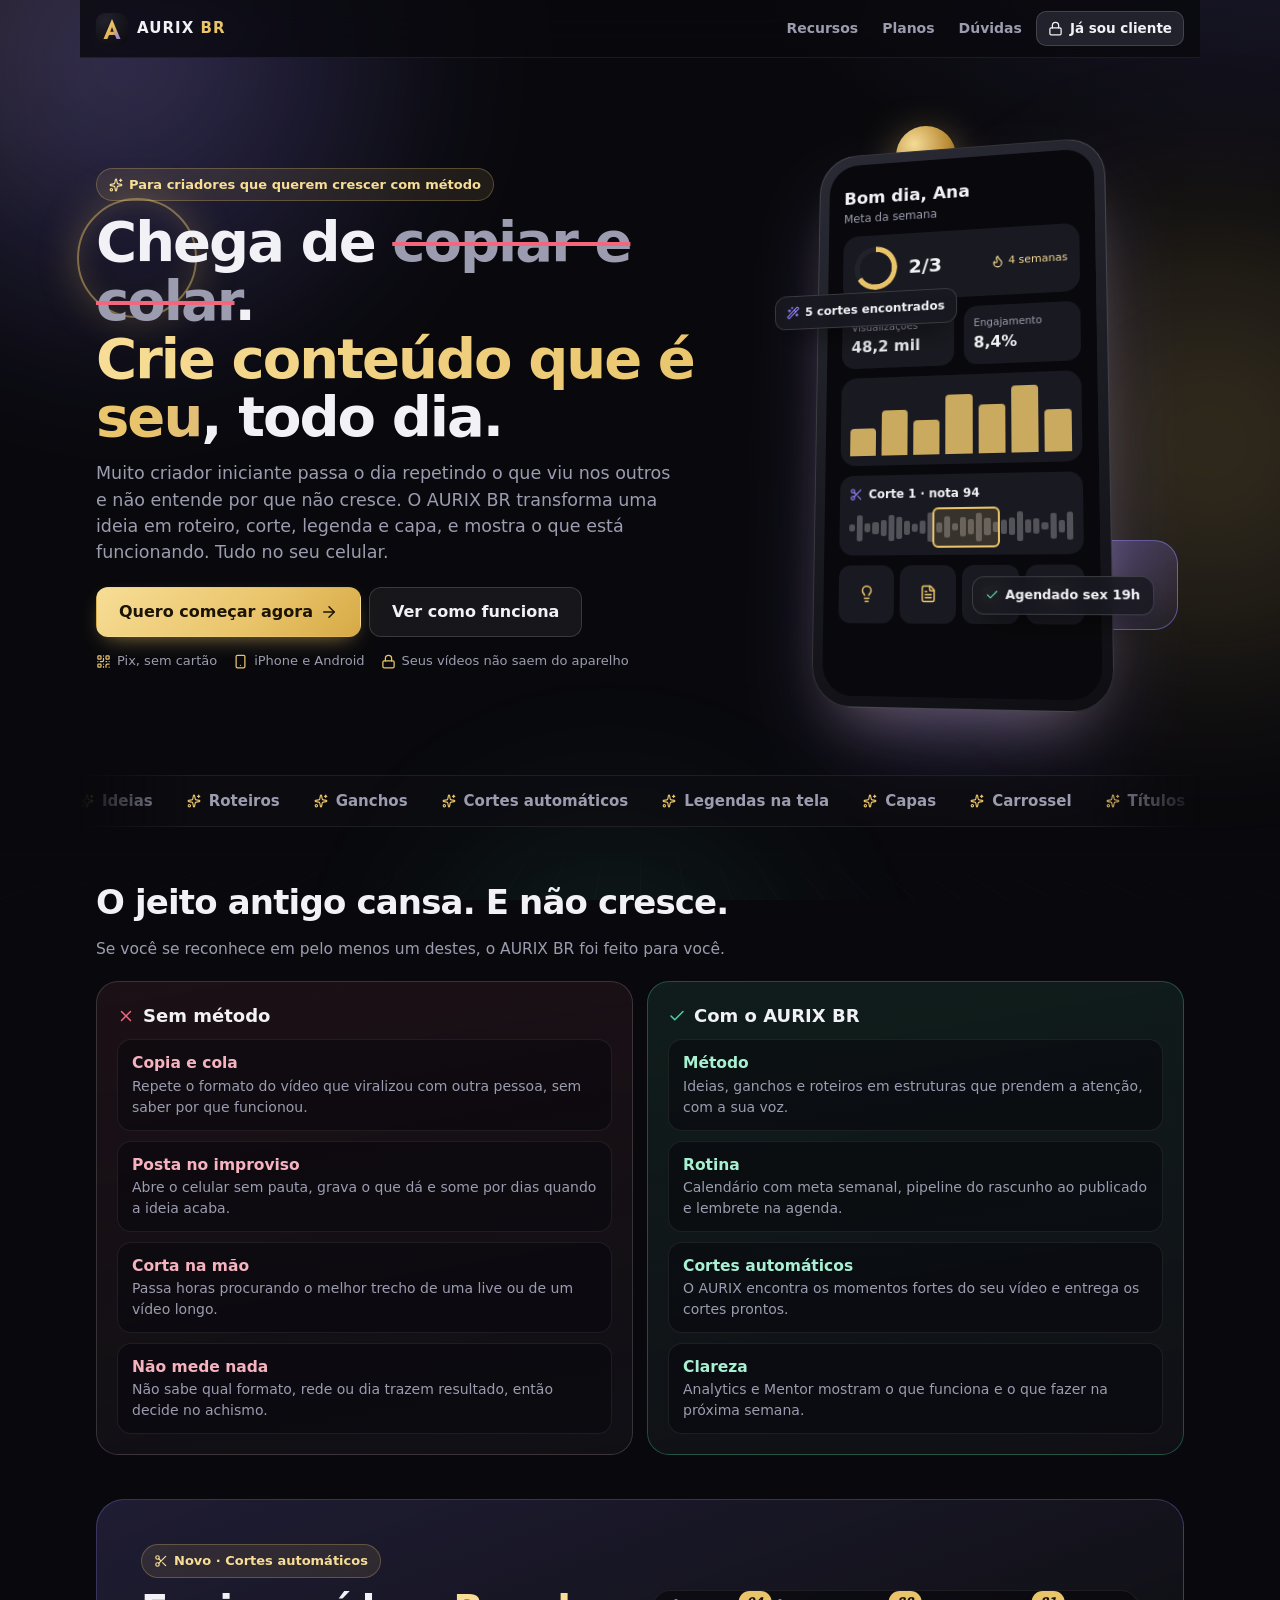
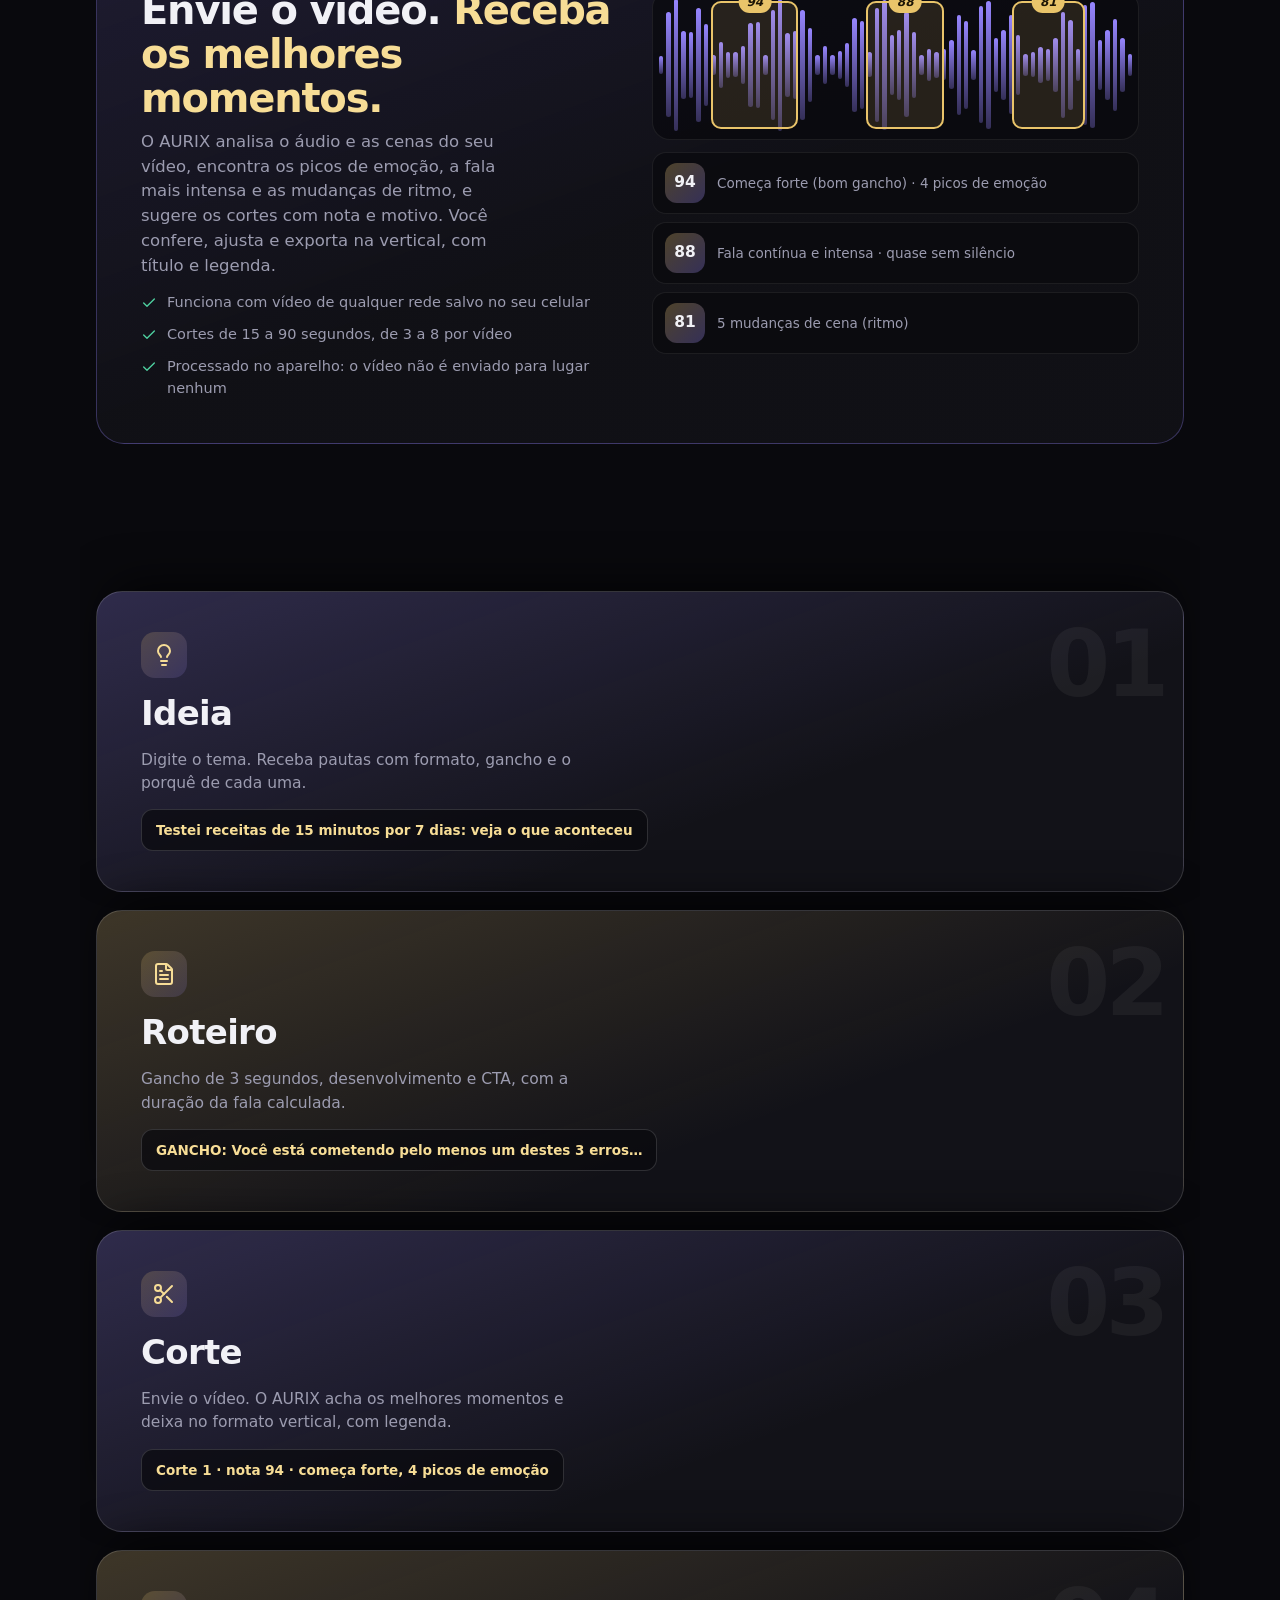
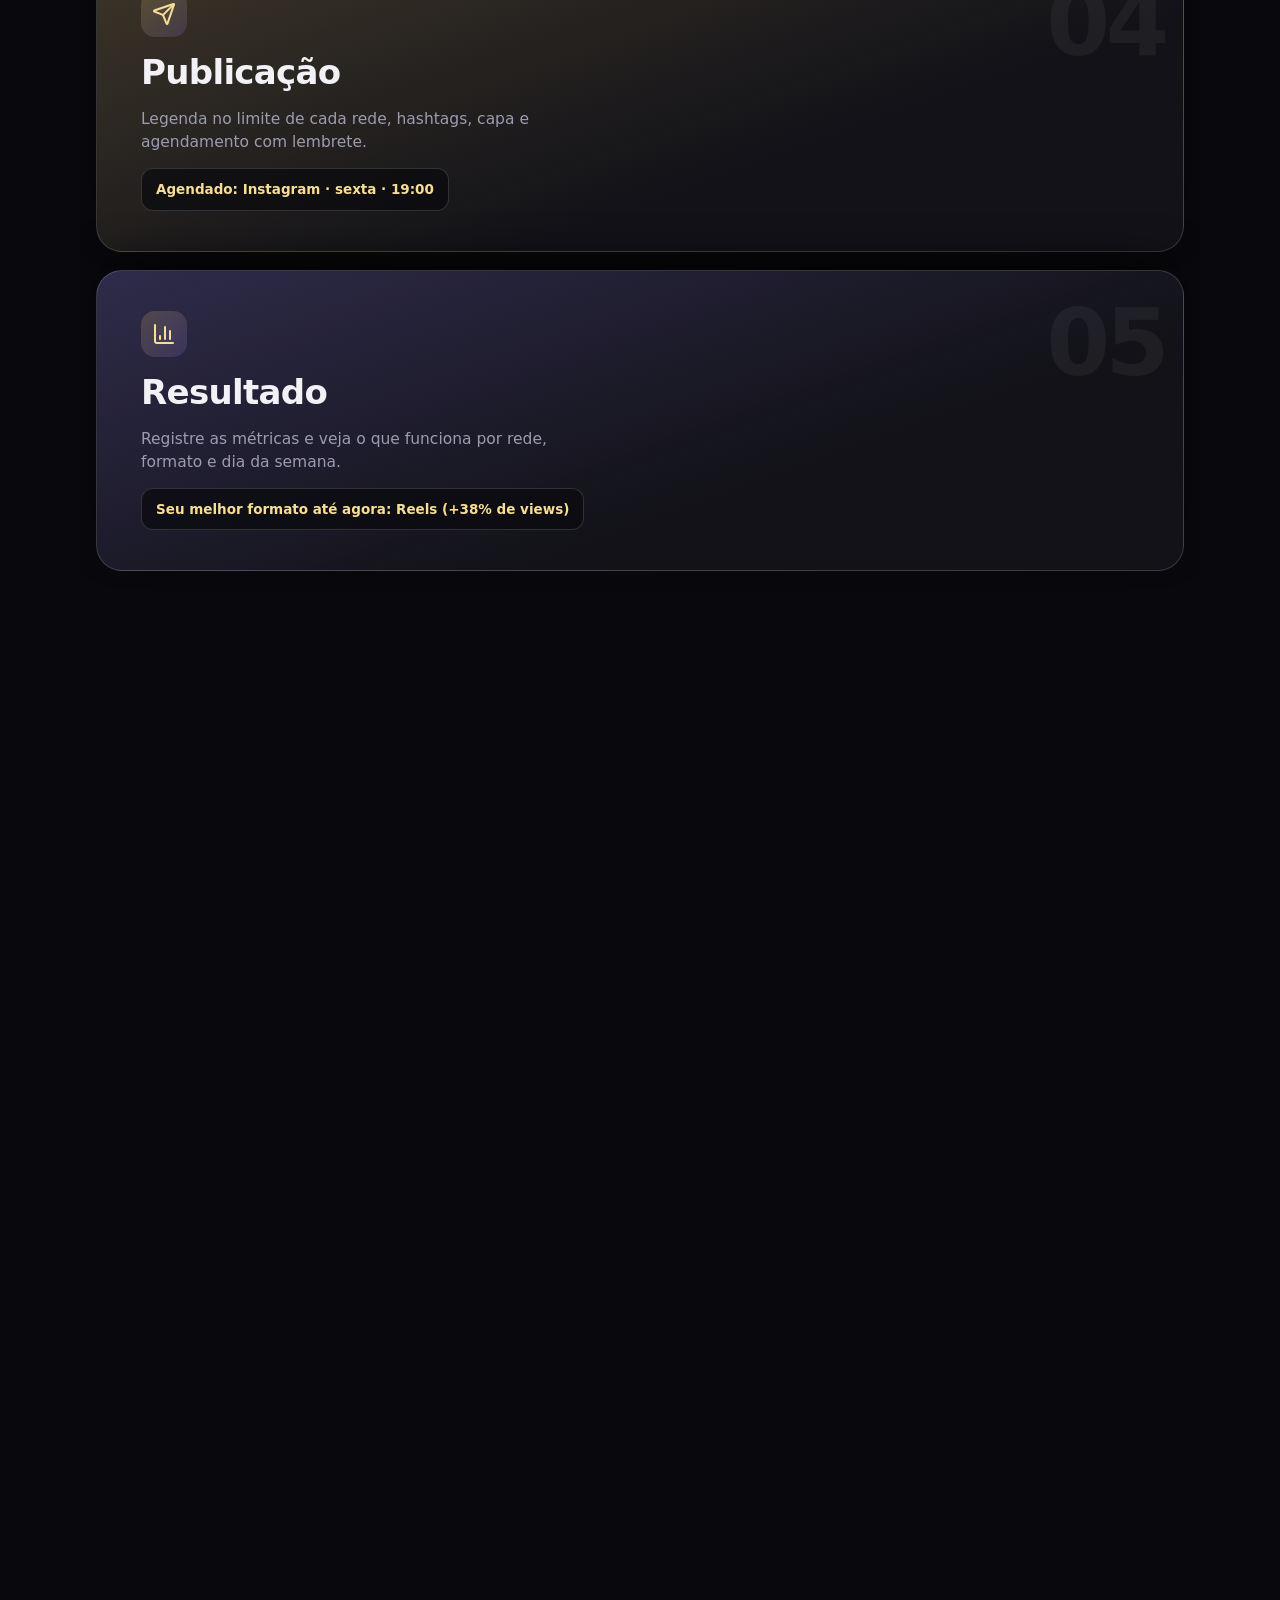
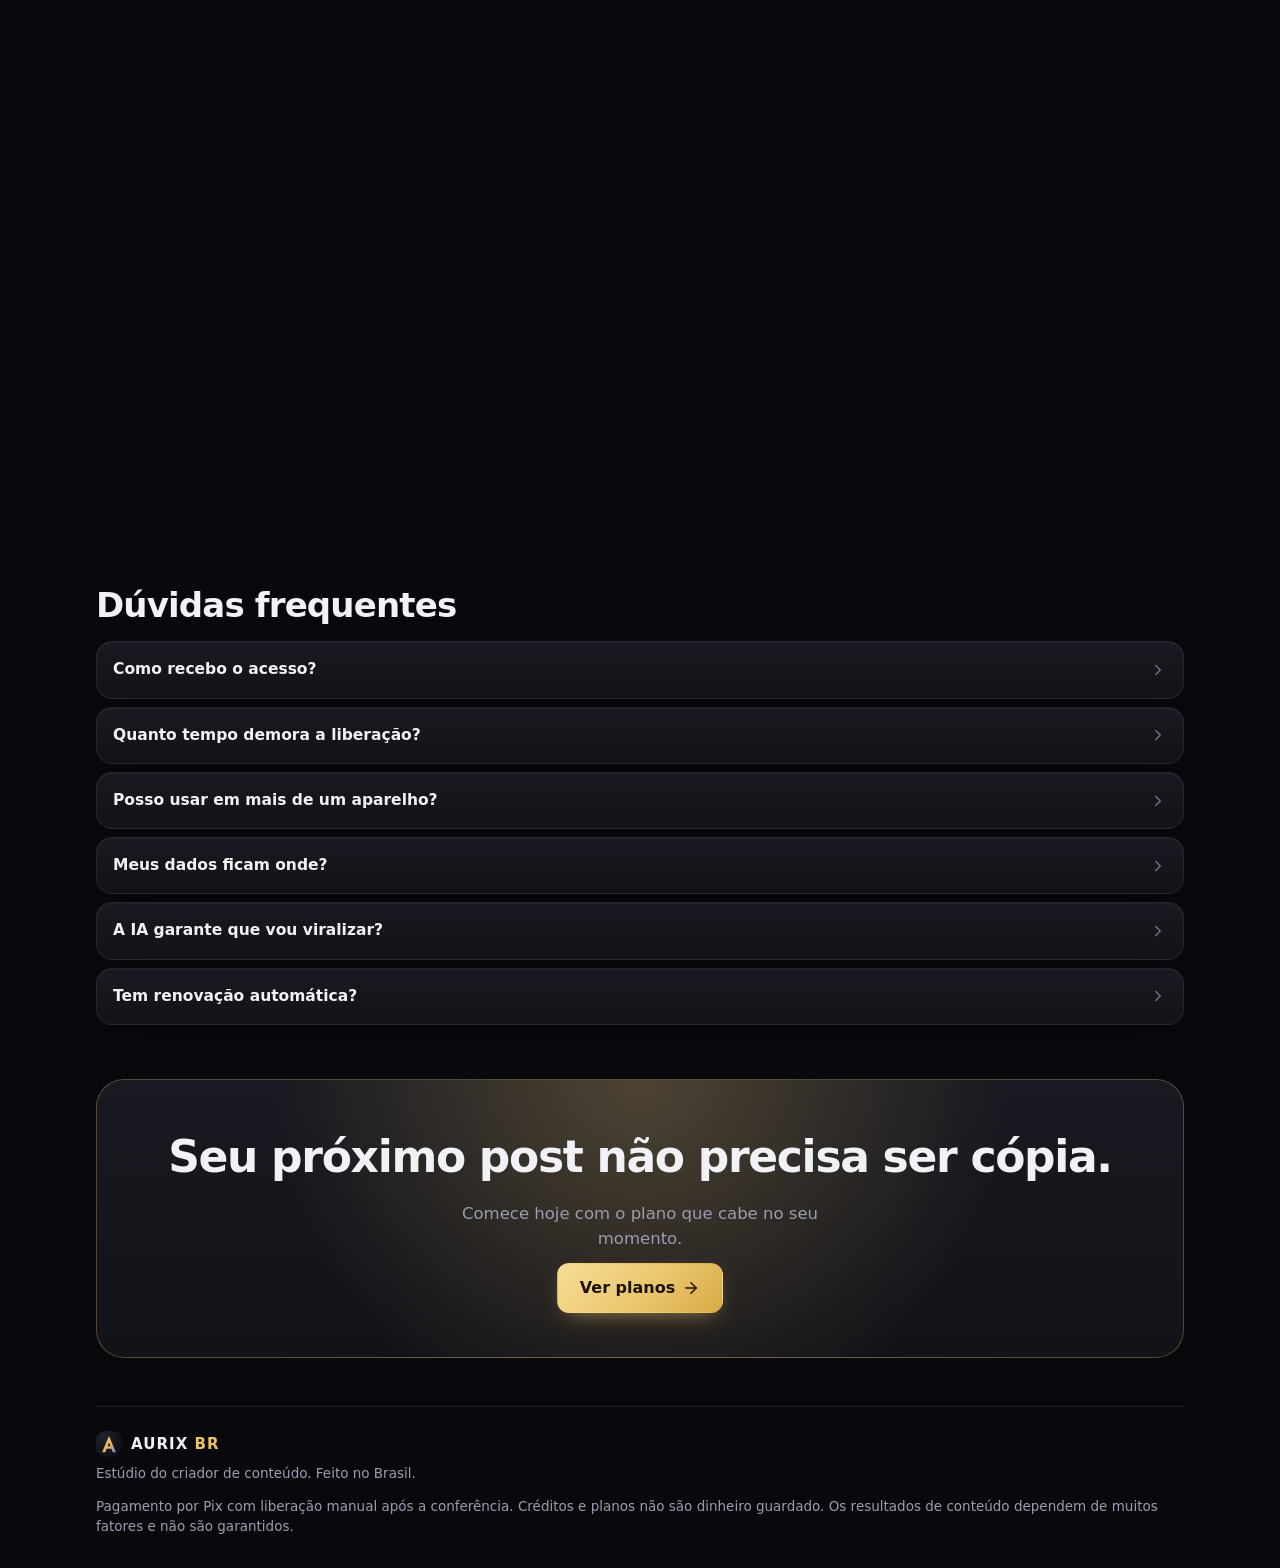
<file: index.html>
<!doctype html>
<html lang="pt-BR">
<head>
<meta charset="utf-8">
<meta name="viewport" content="width=device-width, initial-scale=1, viewport-fit=cover">
<title>AURIX BR — estúdio do criador</title>
<meta name="description" content="Planeje, crie, edite e acompanhe seu conteúdo em um só lugar. Gratuito, em português e direto no seu celular.">
<meta name="theme-color" content="#0b0b0f">
<meta name="apple-mobile-web-app-capable" content="yes">
<meta name="mobile-web-app-capable" content="yes">
<meta name="apple-mobile-web-app-status-bar-style" content="black-translucent">
<meta name="apple-mobile-web-app-title" content="AURIX BR">
<meta property="og:title" content="AURIX BR — estúdio do criador">
<meta property="og:description" content="Planeje, crie, edite e acompanhe seu conteúdo em um só lugar. Gratuito e direto no celular.">
<link rel="icon" href="icon.svg" type="image/svg+xml">
<link rel="apple-touch-icon" href="icon-180.png">
<link rel="manifest" href="manifest.webmanifest">
<link rel="stylesheet" href="assets/app.css?v=202611161004">
</head>
<body>
<div id="app"><div class="boot"><img src="icon.svg" width="56" height="56" alt=""><span>AURIX <b>BR</b></span></div></div>
<div id="camadas"></div>
<noscript><p style="padding:24px;color:#fff">O AURIX BR precisa de JavaScript ativado para funcionar.</p></noscript>
<script>window.AURIX_VERSION='202611161004';</script>
<script type="module" src="assets/app.js?v=202611161004"></script>
</body>
</html>
</file>
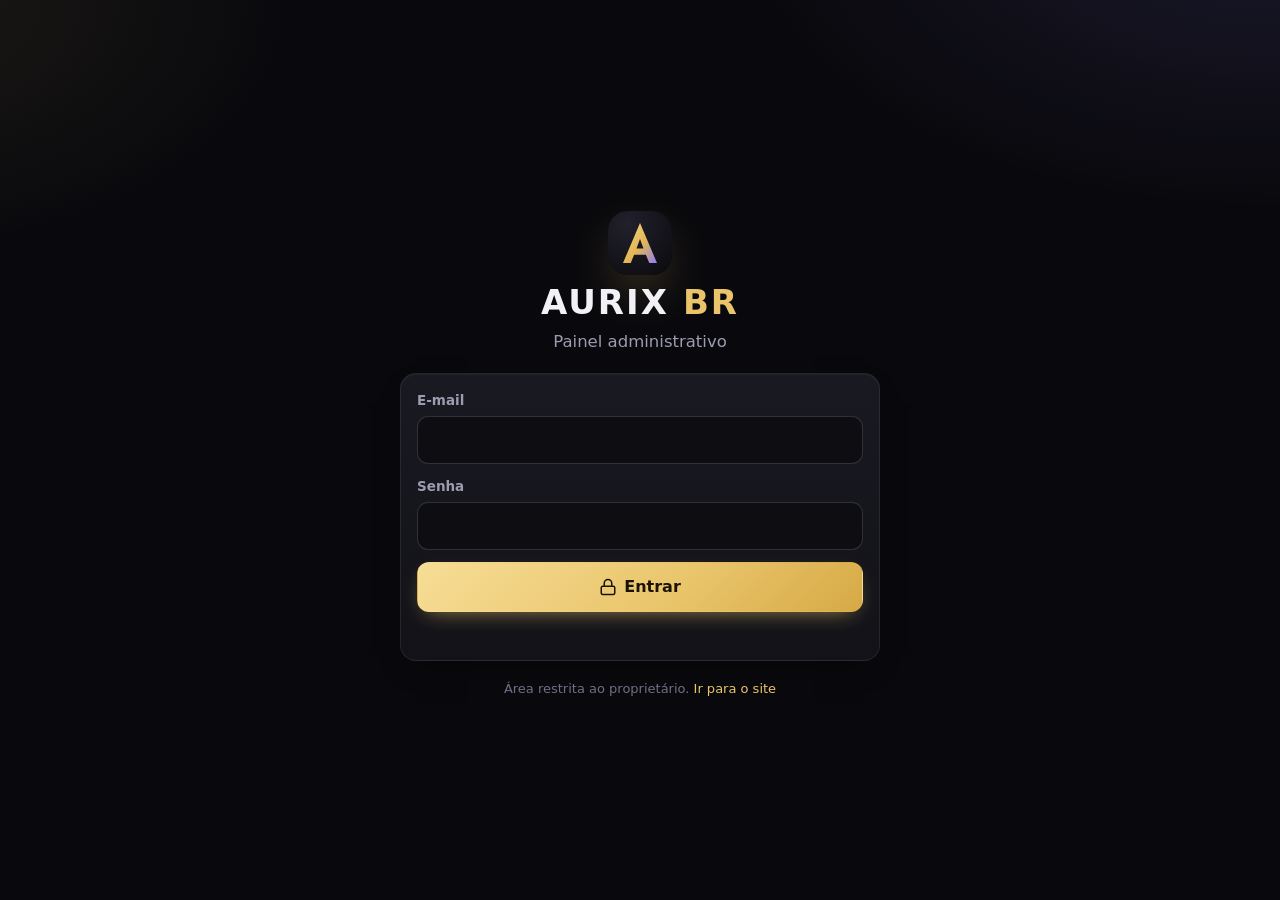
<file: admin/index.html>
<!doctype html>
<html lang="pt-BR">
<head>
<meta charset="utf-8">
<meta name="viewport" content="width=device-width, initial-scale=1, viewport-fit=cover">
<title>AURIX BR — Painel admin</title>
<meta name="robots" content="noindex, nofollow">
<meta name="theme-color" content="#0b0b0f">
<meta name="apple-mobile-web-app-capable" content="yes">
<meta name="apple-mobile-web-app-status-bar-style" content="black-translucent">
<meta name="apple-mobile-web-app-title" content="AURIX Admin">
<link rel="icon" href="../icon.svg" type="image/svg+xml">
<link rel="apple-touch-icon" href="../icon-180.png">
<link rel="stylesheet" href="../assets/app.css?v=202611161004">
</head>
<body class="admin">
<div id="app"><div class="boot"><img src="../icon.svg" width="56" height="56" alt=""><span>AURIX <b>BR</b></span></div></div>
<div id="camadas"></div>
<script type="module" src="admin.js?v=202611161004"></script>
</body>
</html>
</file>
<file: assets/app.css>
:root{--bg: #09090d;--s1: #121218;--s2: #191921;--s3: #22222d;--linha: rgba(255,255,255,.075);--linha2: rgba(255,255,255,.15);--txt: #f1f1f6;--mut: #9c9cb0;--mut2: #6f6f84;--ouro: #e9c46a;--ouro2: #f7dd96;--ouro-tinta: #1b1405;--vio: #9685ff;--ok: #4fd1a1;--aviso: #f2b155;--ruim: #f2667e;--azul: #5aa7ff;--r: 16px;--r2: 12px;--sb: env(safe-area-inset-bottom, 0px);--st: env(safe-area-inset-top, 0px);--sombra: 0 1px 0 rgba(255,255,255,.04) inset, 0 12px 32px -18px rgba(0,0,0,.8);color-scheme:dark}*{box-sizing:border-box;-webkit-tap-highlight-color:transparent}html{-webkit-text-size-adjust:100%}body{margin:0;background:var(--bg);color:var(--txt);font:15.5px/1.5 system-ui,-apple-system,Segoe UI,Roboto,sans-serif;-webkit-font-smoothing:antialiased;overscroll-behavior-y:none;background-image:radial-gradient(900px 500px at 100% -10%,rgba(150,133,255,.13),transparent 60%),radial-gradient(700px 420px at -10% 0%,rgba(233,196,106,.09),transparent 60%);background-attachment:fixed}body.sem-rolagem{overflow:hidden}a{color:var(--ouro);text-decoration:none}h1{font-size:26px;line-height:1.15;letter-spacing:-.02em;margin:0;font-weight:750}h2{font-size:17px;letter-spacing:-.01em;margin:0;font-weight:700}h3{font-size:16px;margin:0}p{margin:0}button,input,select,textarea{font:inherit;color:inherit}button{cursor:pointer}.ic{flex:none;vertical-align:-3px}.suave{color:var(--mut)}.pequeno{font-size:13px}.mono{font-variant-numeric:tabular-nums}.sobre{color:var(--mut);font-size:13px;margin-bottom:2px}.sobre:first-letter,.cal-nav h2:first-letter{text-transform:uppercase}[hidden]{display:none!important}@media(max-width:999px){.so-desk{display:none!important}}:focus-visible{outline:2px solid var(--vio);outline-offset:2px;border-radius:8px}.boot{min-height:100dvh;display:grid;place-content:center;justify-items:center;gap:12px;font-weight:800;letter-spacing:.08em;font-size:20px}.boot b,.marca b{color:var(--ouro)}.boot img{border-radius:14px}.lateral{display:none}.marca{display:flex;align-items:center;gap:9px;color:var(--txt);font-weight:800;letter-spacing:.07em;font-size:15px}.marca img{border-radius:9px}.topo{position:sticky;top:0;z-index:20;display:flex;align-items:center;gap:6px;padding:calc(8px + var(--st)) 14px 8px;background:#09090dc7;backdrop-filter:saturate(160%) blur(16px);-webkit-backdrop-filter:saturate(160%) blur(16px);border-bottom:1px solid var(--linha)}.topo .marca{margin-right:auto}.icone-btn{position:relative;display:inline-grid;place-items:center;width:40px;height:40px;border-radius:12px;border:0;background:transparent;color:var(--txt)}.icone-btn:hover{background:var(--s2)}.icone-btn.mini{width:28px;height:28px;border-radius:8px;color:var(--mut)}.avatar{width:34px;height:34px;border-radius:50%;display:grid;place-items:center;font-weight:800;font-size:14px;color:var(--ouro-tinta);background:linear-gradient(135deg,var(--ouro2),var(--ouro))}.bolha{position:absolute;top:3px;right:2px;min-width:17px;height:17px;padding:0 4px;border-radius:9px;background:var(--ruim);color:#fff;font:700 10.5px/17px system-ui;text-align:center;font-style:normal}#tela{width:100%;max-width:1120px;margin:0 auto;padding:18px 14px calc(104px + var(--sb));min-height:70dvh}.tela{display:grid;gap:14px;animation:entra .22s ease}.tela>*{min-width:0}@keyframes entra{0%{opacity:0;transform:translateY(6px)}}@media(prefers-reduced-motion:reduce){.tela,.folha,#toast{animation:none!important;transition:none!important}}.abas-fundo{position:fixed;z-index:25;left:10px;right:10px;bottom:calc(8px + var(--sb));display:grid;grid-template-columns:repeat(5,1fr);align-items:center;padding:6px;border-radius:22px;background:#181820db;backdrop-filter:saturate(160%) blur(18px);-webkit-backdrop-filter:saturate(160%) blur(18px);border:1px solid var(--linha2);box-shadow:0 16px 40px -12px #000c}.abas-fundo a{display:grid;justify-items:center;gap:2px;padding:6px 0 4px;color:var(--mut);font-size:10.5px;font-weight:600;border-radius:14px}.abas-fundo a.ativo{color:var(--ouro)}.abas-fundo .fab{width:54px;height:54px;margin:-22px auto 0;border-radius:19px;place-content:center;color:var(--ouro-tinta)!important;background:linear-gradient(135deg,var(--ouro2),var(--ouro) 55%,#d4a743);box-shadow:0 10px 26px -6px #e9c46a8c,0 0 0 5px var(--bg)}@media(min-width:1000px){.so-mob{display:none!important}#app:not(.sem-casca){display:grid;grid-template-columns:248px minmax(0,1fr)}.topo,.abas-fundo{display:none}.lateral{display:flex;flex-direction:column;position:sticky;top:0;height:100dvh;padding:22px 14px;border-right:1px solid var(--linha);background:#0e0e13b3;overflow-y:auto}.lateral .marca{padding:0 10px 14px;font-size:17px}.lateral nav{display:grid;gap:2px}.lateral .grupo{color:var(--mut2);font-size:11px;font-weight:700;letter-spacing:.09em;text-transform:uppercase;margin:16px 10px 6px}.lateral nav a{position:relative;display:flex;align-items:center;gap:11px;padding:9px 10px;border-radius:11px;color:var(--mut);font-weight:600;font-size:14.5px}.lateral nav a:hover{color:var(--txt);background:var(--s2)}.lateral nav a.ativo{color:var(--txt);background:linear-gradient(90deg,#e9c46a29,#e9c46a08);box-shadow:inset 2px 0 0 var(--ouro)}.lateral nav a.ativo .ic{color:var(--ouro)}.lateral .bolha{position:static;margin-left:auto}.rodape-lat{margin-top:auto;padding:14px 10px 0;color:var(--mut2);font-size:12px}#tela{padding:30px 34px 60px}h1{font-size:30px}}.cab{display:flex;align-items:flex-end;justify-content:space-between;gap:12px;flex-wrap:wrap}.cab .suave{margin-top:4px;max-width:60ch}.voltar{display:inline-flex;align-items:center;gap:2px;color:var(--mut);font-weight:600;font-size:14px;margin-bottom:-6px;justify-self:start}.cartao{background:linear-gradient(180deg,var(--s2),var(--s1));border:1px solid var(--linha);border-radius:var(--r);padding:16px;box-shadow:var(--sombra);display:grid;gap:12px;align-content:start;min-width:0}.cartao.destaque{border-color:#e9c46a59;background:linear-gradient(160deg,rgba(233,196,106,.11),var(--s1) 55%)}.cartao.centro-t,.centro-t{text-align:center;justify-items:center}.cartao.centro-t .ic{color:var(--ouro)}.cartao.linha-c{grid-template-columns:auto 1fr;align-items:center;gap:16px}.grade{display:grid;gap:12px}.grade.kpis{grid-template-columns:repeat(2,minmax(0,1fr))}.grade.kpis .kpi-meta{grid-column:1 / -1}.grade.ferramentas,.grade.medidores{grid-template-columns:repeat(auto-fill,minmax(min(100%,280px),1fr))}@media(min-width:760px){.grade.duas{grid-template-columns:repeat(2,minmax(0,1fr))}.grade.kpis{grid-template-columns:1.3fr 1fr 1fr}.grade.kpis .kpi-meta{grid-column:auto}.grade.kpis.quatro{grid-template-columns:repeat(4,minmax(0,1fr))}.grade.kpis.duas-f{grid-template-columns:repeat(2,minmax(0,1fr))}}.linha-t{display:flex;align-items:center;justify-content:space-between;gap:10px;flex-wrap:wrap}.linha-t>a{font-size:13.5px;font-weight:600;display:inline-flex;align-items:center}.linha{display:grid;gap:12px;align-items:end;grid-template-columns:repeat(auto-fit,minmax(min(100%,150px),1fr))}.acoes{display:flex;gap:8px;flex-wrap:wrap;align-items:center}.acoes.fim{justify-content:flex-end}.acoes.entre{justify-content:space-between}.acoes.centro{justify-content:center}.grupo-t{color:var(--mut2);font-size:11.5px;font-weight:700;letter-spacing:.09em;text-transform:uppercase;margin:6px 2px -4px}.lista{display:grid;gap:8px}.item{display:flex;align-items:center;gap:12px;width:100%;text-align:left;padding:12px 14px;border-radius:var(--r2);border:1px solid var(--linha);background:var(--s1);color:var(--txt);min-width:0}a.item:hover,button.item:hover{border-color:var(--linha2);background:var(--s2)}.item>div:not(.data-b):not(.acoes){flex:1;min-width:0;display:grid;gap:3px}.item b{font-weight:650;overflow-wrap:anywhere}.item small{color:var(--mut);font-size:13px;display:block;overflow-wrap:anywhere}.item>.ic:last-child{color:var(--mut2)}.lista.compacta .item{background:transparent;border:0;border-bottom:1px solid var(--linha);border-radius:0;padding:10px 2px}.lista.compacta .item:last-child{border-bottom:0}.vazio{display:grid;justify-items:center;gap:6px;text-align:center;padding:26px 16px;color:var(--mut);border:1px dashed var(--linha2);border-radius:var(--r)}.vazio .ic{color:var(--mut2)}.vazio b{color:var(--txt)}.vazio p{max-width:46ch;font-size:14px}.vazio .btn,.vazio .acoes{margin-top:8px}.cartao .vazio{border:0;padding:14px 8px}.nota{display:flex;gap:9px;padding:11px 13px;border-radius:var(--r2);background:#9685ff14;border:1px solid rgba(150,133,255,.2);color:var(--mut);font-size:13px}.nota .ic{color:var(--vio);margin-top:2px}.nota b{color:var(--txt)}.alerta{display:flex;align-items:center;gap:11px;padding:11px 13px;border-radius:var(--r2);background:#f2b1551a;border:1px solid rgba(242,177,85,.3);color:var(--txt)}.alerta>div{flex:1;display:grid}.alerta span{color:var(--mut);font-size:13px}.alerta>.ic:first-child{color:var(--aviso)}.alerta.t-acao{background:#e9c46a1a;border-color:#e9c46a4d}.alerta.t-acao>.ic:first-child{color:var(--ouro)}.n-ic{flex:none;width:36px;height:36px;border-radius:11px;display:grid;place-items:center;background:var(--s3);color:var(--ouro)}.chip{display:inline-flex;align-items:center;gap:5px;padding:3px 9px;border-radius:99px;font-size:12px;font-weight:650;background:var(--s3);color:var(--mut);white-space:nowrap;border:1px solid var(--linha)}.chip button{border:0;background:none;padding:0;color:inherit;display:grid}.chips{display:flex;gap:6px;flex-wrap:wrap}.s-ideia{color:#b9b9c9}.s-roteiro{color:var(--vio)}.s-producao{color:var(--azul)}.s-aprovacao{color:var(--aviso)}.s-agendado{color:var(--ouro)}.s-publicado{color:var(--ok)}.atraso{color:var(--ruim);font-style:normal;font-weight:650}.rede-pt{display:inline-block;width:8px;height:8px;border-radius:50%;margin-right:6px;background:var(--mut);vertical-align:1px}.r-tiktok{background:#2fd9d2}.r-instagram{background:#e84c88}.r-youtube{background:#ff4a3d}.r-facebook{background:#4b8dff}.r-kwai{background:#ff8f24}.r-x{background:#d5d5de}.r-twitch{background:#a970ff}.r-pinterest{background:#c2183f}.r-linkedin{background:#2ea8f2}.form{display:grid;gap:12px}.campo{display:grid;gap:6px;font-size:13.5px;color:var(--mut);font-weight:550;min-width:0}input:not([type=checkbox]):not([type=radio]):not([type=range]):not([type=color]):not([type=file]),select,textarea{width:100%;min-width:0;padding:11px 12px;border-radius:11px;border:1px solid var(--linha2);background:#0d0d12;color:var(--txt);font-size:16px;font-weight:400;appearance:none;-webkit-appearance:none}select{background-image:url("data:image/svg+xml,%3Csvg xmlns='http://www.w3.org/2000/svg' width='16' height='16' viewBox='0 0 24 24' fill='none' stroke='%239c9cb0' stroke-width='2.4' stroke-linecap='round' stroke-linejoin='round'%3E%3Cpath d='m6 9 6 6 6-6'/%3E%3C/svg%3E");background-repeat:no-repeat;background-position:right 10px center;padding-right:32px}textarea{resize:vertical;line-height:1.5}input::placeholder,textarea::placeholder{color:var(--mut2)}input:focus,select:focus,textarea:focus{outline:0;border-color:var(--vio);box-shadow:0 0 0 3px #9685ff33}input[type=range]{width:100%;accent-color:var(--ouro);height:28px}input[type=color]{width:100%;height:44px;padding:3px;border-radius:11px;border:1px solid var(--linha2);background:#0d0d12}input[type=date],input[type=time]{min-height:46px}.check{display:flex;align-items:center;gap:10px;color:var(--txt);font-size:14.5px}.check input{width:20px;height:20px;accent-color:var(--ouro);flex:none}.btn{display:inline-flex;align-items:center;justify-content:center;gap:7px;min-height:44px;padding:10px 15px;border-radius:12px;border:1px solid var(--linha2);background:var(--s3);color:var(--txt);font-weight:650;font-size:14.5px;white-space:nowrap;transition:transform .06s,filter .15s}.btn:hover{filter:brightness(1.12)}.btn:active{transform:scale(.98)}.btn.pri{background:linear-gradient(135deg,var(--ouro2),var(--ouro) 60%,#d6a945);color:var(--ouro-tinta);border-color:transparent;box-shadow:0 8px 22px -10px #e9c46ab3}.btn.perigo{color:var(--ruim)}.btn.mini{min-height:34px;padding:6px 11px;font-size:13.5px;border-radius:10px}.btn.grande{min-height:50px;padding:12px 22px;font-size:16px}.btn.bloco{width:100%}.btn:disabled{opacity:.5;cursor:not-allowed}.seg{display:inline-flex;padding:3px;border-radius:12px;background:#0d0d12;border:1px solid var(--linha);max-width:100%;overflow-x:auto}.seg button,.seg label span{display:inline-flex;align-items:center;gap:6px;padding:7px 12px;border-radius:9px;border:0;background:none;color:var(--mut);font-weight:650;font-size:13.5px;white-space:nowrap}.seg button.on,.seg input:checked+span{background:var(--s3);color:var(--txt);box-shadow:0 0 0 1px var(--linha2)}.seg label input{position:absolute;opacity:0;pointer-events:none}.seg label input:focus-visible+span{outline:2px solid var(--vio)}.seg.cheio{display:grid;grid-template-columns:repeat(4,1fr)}.seg.cheio span{justify-content:center;width:100%;padding:9px 4px;font-size:13px}.barra-f{display:flex;gap:8px;flex-wrap:wrap;align-items:center}.barra-f select{width:auto;flex:1;min-width:150px;max-width:220px;padding-top:9px;padding-bottom:9px;font-size:14.5px}.busca{position:relative;flex:2;min-width:180px;display:block}.busca .ic{position:absolute;left:12px;top:50%;transform:translateY(-50%);color:var(--mut2)}.busca input{padding-left:38px!important}.opcoes{display:grid;gap:8px;grid-template-columns:repeat(auto-fill,minmax(min(100%,170px),1fr))}.opcoes.quatro{grid-template-columns:repeat(2,1fr)}.opcoes.cinco{grid-template-columns:repeat(auto-fill,minmax(92px,1fr))}.opcao{text-align:left;display:grid;gap:2px;padding:10px 12px;border-radius:12px;border:1px solid var(--linha2);background:#0d0d12;color:var(--txt)}.opcao small{color:var(--mut);font-size:12px;font-weight:400}.opcao.sel{border-color:var(--ouro);background:#e9c46a1a;box-shadow:0 0 0 1px var(--ouro) inset}.redes-sel,.chips-sel{display:flex;gap:7px;flex-wrap:wrap}.rede-btn,.chip-btn{display:inline-flex;align-items:center;padding:8px 13px;border-radius:99px;border:1px solid var(--linha2);background:#0d0d12;color:var(--txt);font-weight:600;font-size:14px}.chip-btn{font-size:13px;padding:6px 11px;color:var(--mut)}.rede-btn.sel{border-color:var(--ouro);background:#e9c46a1f;color:var(--ouro2)}.passo-num{display:inline-flex;align-items:center;gap:4px;background:#0d0d12;border:1px solid var(--linha2);border-radius:12px;padding:4px;justify-self:start}.passo-num button{width:42px;height:40px;border-radius:9px;border:0;background:var(--s3);font-size:20px}.passo-num b{min-width:44px;text-align:center;font-size:18px;color:var(--txt)}.arquivo{display:flex;align-items:center;gap:10px;padding:16px;border-radius:12px;border:1.5px dashed var(--linha2);background:#0d0d12;color:var(--txt);font-weight:600;cursor:pointer}.arquivo .ic{color:var(--ouro)}.arquivo span{overflow:hidden;text-overflow:ellipsis;white-space:nowrap}.kpi{gap:3px;color:var(--txt)}.kpi small{color:var(--mut);font-size:12.5px;font-weight:600}.kpi b{font-size:25px;letter-spacing:-.02em;font-variant-numeric:tabular-nums;line-height:1.15}.kpi span{font-size:12.5px}.kpi-meta{grid-template-columns:auto 1fr;align-items:center;gap:16px;color:var(--txt)}.kpi-meta>div:last-child{display:grid;gap:2px}.kpi-meta small{color:var(--mut);font-size:12.5px;font-weight:600}.kpi-meta b{font-size:20px}.kpi-meta .suave{font-size:13px}.kpi-meta .suave .ic{color:var(--ouro)}.kpi-l{display:grid;gap:2px;padding-top:10px;border-top:1px solid var(--linha)}.kpi-l b{font-size:24px}.kpi-l small{color:var(--mut)}.kpi-l span{font-size:12.5px}.anel{position:relative;width:84px;height:84px;flex:none}.anel circle{fill:none;stroke-width:7}.a-f{stroke:var(--s3)}.a-v{stroke:var(--ouro);stroke-linecap:round;transition:stroke-dashoffset .6s ease}.a-t{position:absolute;inset:0;display:grid;place-content:center;text-align:center;line-height:1.1}.a-t b{font-size:19px}.a-t small{color:var(--mut);font-size:10.5px}.prog{height:6px;border-radius:99px;background:var(--s3);overflow:hidden}.prog i{display:block;height:100%;border-radius:99px;background:linear-gradient(90deg,var(--ouro),var(--ouro2));transition:width .3s}.passos{display:grid}.passos a{display:flex;align-items:center;gap:10px;padding:9px 0;color:var(--txt);border-bottom:1px solid var(--linha);font-weight:550}.passos a:last-child{border:0}.passos a span{flex:1}.passos a .ic:first-child{color:var(--mut2)}.passos a.ok{color:var(--mut);text-decoration:line-through}.passos a.ok .ic{color:var(--ok)}.pipe{display:grid;grid-template-columns:repeat(3,1fr);gap:8px}@media(min-width:620px){.pipe{grid-template-columns:repeat(6,1fr)}}.pipe a{display:grid;gap:1px;padding:10px 6px;border-radius:12px;background:#0d0d12;border:1px solid var(--linha);color:var(--txt);text-align:center}.pipe b{font-size:21px;font-variant-numeric:tabular-nums}.pipe span{font-size:11.5px;color:var(--mut);font-weight:600}.pipe a.zero b{color:var(--mut2)}.atalhos{display:grid;grid-template-columns:repeat(3,1fr);gap:8px;margin-top:10px}@media(min-width:620px){.atalhos{grid-template-columns:repeat(6,1fr)}}.atalhos a{display:grid;justify-items:center;gap:7px;padding:15px 6px;border-radius:14px;background:linear-gradient(180deg,var(--s2),var(--s1));border:1px solid var(--linha);color:var(--txt);font-weight:650;font-size:13px}.atalhos a .ic{color:var(--ouro)}.data-b{flex:none;width:46px;display:grid;justify-items:center;padding:5px 0;border-radius:11px;background:var(--s3);line-height:1.1}.data-b b{font-size:17px}.data-b small{font-size:10.5px!important;text-transform:uppercase;letter-spacing:.04em}.data-b.perto{background:#e9c46a29}.data-b.perto b{color:var(--ouro2)}.quadro{display:grid;grid-auto-flow:column;grid-auto-columns:min(82vw,290px);gap:10px;overflow-x:auto;scroll-snap-type:x mandatory;padding-bottom:8px;margin:0 -14px;padding-left:14px;padding-right:14px;scrollbar-width:thin}@media(min-width:1000px){.quadro{margin:0;padding-left:0;padding-right:0;grid-auto-columns:minmax(220px,1fr)}}.coluna{scroll-snap-align:center;background:#121218cc;border:1px solid var(--linha);border-radius:var(--r);display:grid;align-content:start;min-height:220px}.coluna header{display:flex;align-items:center;gap:8px;padding:11px 12px 9px;border-bottom:1px solid var(--linha)}.coluna header span{color:var(--mut);font-size:12.5px;background:var(--s3);padding:1px 8px;border-radius:99px;font-weight:700}.coluna header button{margin-left:auto}.col-corpo{display:grid;gap:8px;padding:10px}.col-vazio{color:var(--mut2);font-size:13px;text-align:center;padding:18px 6px}.cc{display:flex;align-items:stretch;border-radius:12px;background:var(--s2);border:1px solid var(--linha);overflow:hidden}.cc-corpo{flex:1;min-width:0;display:grid;gap:4px;padding:10px 11px;color:var(--txt)}.cc-corpo b{font-size:14px;font-weight:650;line-height:1.3;overflow-wrap:anywhere}.cc-corpo small{color:var(--mut);font-size:12px}.cc-meta .ic{margin-right:4px;vertical-align:-2px}.cc-av{flex:none;width:36px;border:0;border-left:1px solid var(--linha);background:transparent;color:var(--mut)}.cc-av:hover{background:var(--s3);color:var(--ouro)}.ed-topo{display:grid;gap:10px}@media(min-width:620px){.ed-topo{grid-template-columns:1fr auto;align-items:center}}.titulo-in{resize:none;overflow:hidden;line-height:1.2!important;font-size:22px!important;font-weight:750!important;letter-spacing:-.02em;background:transparent!important;border-color:transparent!important;padding-left:2px!important}.titulo-in:focus{border-color:var(--vio)!important;background:#0d0d12!important;padding-left:12px!important}.status-sel{width:auto!important;justify-self:start;font-weight:700!important;font-size:14px!important;border-radius:99px!important;padding:8px 34px 8px 14px!important}.abas{display:flex;gap:4px;overflow-x:auto;border-bottom:1px solid var(--linha);scrollbar-width:none}.abas::-webkit-scrollbar{display:none}.abas button{padding:10px 13px;border:0;background:none;color:var(--mut);font-weight:650;border-bottom:2px solid transparent;white-space:nowrap}.abas button.on{color:var(--txt);border-color:var(--ouro)}#painel{display:grid;gap:12px}.salvo{color:var(--mut2);font-size:12.5px;display:flex;gap:5px;align-items:center}.medidor{font-size:13px;color:var(--mut);display:grid;gap:6px}.medidor b{color:var(--txt);font-variant-numeric:tabular-nums}.medidor.excedeu .prog i{background:var(--ruim)}.medidor.excedeu b,.medidor.excedeu small{color:var(--ruim)}.cartao.medidor.foco{border-color:#e9c46a66}.passos-pub{list-style:none;margin:0;padding:0;counter-reset:p;display:grid}.passos-pub li{counter-increment:p;display:flex;align-items:center;gap:12px;padding:12px 0;border-bottom:1px solid var(--linha)}.passos-pub li:last-child{border:0}.passos-pub li:before{content:counter(p);flex:none;width:28px;height:28px;border-radius:50%;display:grid;place-items:center;background:var(--s3);color:var(--ouro);font-weight:800;font-size:13px}.passos-pub li>div{flex:1;min-width:0;display:grid}.passos-pub small{color:var(--mut);font-size:13px;overflow-wrap:anywhere}.cal-nav{display:flex;align-items:center;gap:4px}.cal-nav h2{flex:1;text-align:center;font-size:18px}.cal{padding:10px;gap:6px}.cal-sem,.cal-grade{display:grid;grid-template-columns:repeat(7,minmax(0,1fr));gap:4px}.cal-sem span{text-align:center;font-size:11px;color:var(--mut2);font-weight:700;text-transform:uppercase;letter-spacing:.05em;padding:2px 0}.dia{position:relative;min-height:58px;display:grid;align-content:start;gap:3px;padding:5px 4px;border-radius:10px;border:1px solid transparent;background:#0d0d12;color:var(--txt);text-align:left;overflow:hidden}.dia:hover{border-color:var(--linha2)}.dia.fora{opacity:.38}.dia .num{font-size:12.5px;font-weight:650;width:22px;height:22px;display:grid;place-items:center;border-radius:50%}.dia.hoje .num{background:var(--ouro);color:var(--ouro-tinta);font-weight:800}.marco{position:absolute;top:7px;right:6px;width:7px;height:7px;border-radius:2px;background:var(--vio);transform:rotate(45deg)}.pts{display:flex;gap:3px;flex-wrap:wrap;align-items:center}.pt{display:inline-flex;align-items:center;height:8px}.pt em{display:none}.pt .rede-pt{margin:0;width:8px;height:8px}.pt.s-publicado .rede-pt{box-shadow:0 0 0 1.5px var(--ok)}.pt.s-agendado .rede-pt{box-shadow:0 0 0 1.5px var(--ouro)}.mais-n{font-size:10px;color:var(--mut);font-style:normal}@media(min-width:760px){.dia{min-height:96px;padding:6px}.pts{display:grid;gap:3px}.pt{height:auto;gap:5px;padding:2px 6px;border-radius:6px;background:var(--s3);min-width:0}.pt em{display:block;font-style:normal;font-size:11.5px;white-space:nowrap;overflow:hidden;text-overflow:ellipsis}.pt .rede-pt{flex:none}}.legenda-cal{display:flex;gap:14px;flex-wrap:wrap;font-size:12px;color:var(--mut)}.legenda-cal span{display:inline-flex;align-items:center;gap:6px}.legenda-cal .marco{position:static}.pt-l{width:8px;height:8px;border-radius:50%;background:var(--mut)}.pt-l.s-agendado{box-shadow:0 0 0 1.5px var(--ouro)}.pt-l.s-publicado{box-shadow:0 0 0 1.5px var(--ok)}.ferr{grid-template-columns:auto 1fr auto;align-items:center;gap:13px;color:var(--txt);padding:14px}.ferr:hover{border-color:var(--linha2)}.ferr>div{display:grid;gap:2px;min-width:0}.ferr small{color:var(--mut);font-size:13px}.ferr>.ic{color:var(--mut2)}.f-ic{width:46px;height:46px;border-radius:14px;display:grid;place-items:center;background:linear-gradient(135deg,#e9c46a33,#9685ff29);color:var(--ouro2)}.ideia{align-items:flex-start}.ideia .chip{justify-self:start}.ideia .acoes{margin-top:5px}.ideia.salva{border-color:#4fd1a14d}.gancho b{font-size:15.5px}.gancho .acoes{flex-wrap:nowrap;gap:0}.sug .pre{color:var(--txt)!important}.pre{white-space:pre-wrap;overflow-wrap:anywhere;font:inherit;margin:0}pre.pre{padding:12px;background:#0d0d12;border:1px solid var(--linha);border-radius:11px;font-size:14.5px}.aviso-l{color:var(--aviso);font-size:13px;display:flex;gap:6px;align-items:center;margin-top:-6px}.estudio{display:grid;gap:14px}.est-ctrl{display:grid;gap:12px;align-content:start;min-width:0}.est-previa{display:grid;gap:10px;align-content:start;position:sticky;top:calc(58px + var(--st));z-index:5;background:var(--bg);padding-bottom:8px;margin:0 -14px;padding-left:14px;padding-right:14px}@media(min-width:900px){.estudio{grid-template-columns:minmax(280px,400px) minmax(0,1fr);align-items:start}.est-previa{top:24px;margin:0;padding:0;background:none}}.palco{position:relative;display:grid;place-items:center;background:#000;border-radius:var(--r);border:1px solid var(--linha);min-height:150px;overflow:hidden}.palco canvas{display:block;max-width:100%;max-height:30dvh;width:auto;height:auto}@media(min-width:900px){.palco canvas{max-height:62dvh}}.palco.claro{background:repeating-conic-gradient(#15151b 0 25%,#101015 0 50%) 0 0 / 22px 22px}.palco-vazio{position:absolute;inset:0;display:grid;place-content:center;justify-items:center;gap:8px;color:var(--mut);background:#0d0d12;font-size:14px}.transporte{display:flex;align-items:center;gap:8px}.transporte input{flex:1}.transporte span{color:var(--mut);font-size:12.5px;min-width:76px;text-align:right}.leg-lista{display:grid;gap:6px}.leg-l{display:grid;grid-template-columns:78px 1fr;gap:8px;align-items:center;font-size:14px}.leg-l input{padding:7px 8px!important;font-size:14px!important;text-align:center}.sinc{display:grid;gap:8px;padding:14px;border-radius:12px;background:#e9c46a1a;border:1px solid rgba(233,196,106,.35);text-align:center}.sinc b{font-size:19px}.sinc small{color:var(--mut)}.sinc .acoes{justify-content:center}.msg{color:var(--mut);font-size:14px;min-height:1.4em}.msg.erro{color:var(--ruim)}.msg.ok{color:var(--ok)}.fundos{display:flex;gap:8px;flex-wrap:wrap}.fundo-b{width:52px;height:52px;border-radius:13px;border:2px solid var(--linha2);display:grid;place-items:center;color:var(--txt);cursor:pointer;padding:0}.fundo-b.sel{border-color:var(--ouro);box-shadow:0 0 0 2px #e9c46a4d}.fundo-b.g1{background:linear-gradient(135deg,#1b1b25,#08080b)}.fundo-b.g2{background:linear-gradient(135deg,var(--vio),#241f47)}.fundo-b.g3{background:linear-gradient(135deg,var(--ouro),var(--vio))}.fundo-b.g4{background:linear-gradient(135deg,#7a6331,#0b0b0f)}.fundo-b.img{background:#0d0d12;border-style:dashed}.grafico{display:grid;grid-template-columns:auto 1fr;gap:4px 8px}.g-eixo{display:flex;flex-direction:column;justify-content:space-between;height:var(--h);padding-top:18px;font-size:11px;color:var(--mut2);text-align:right;font-variant-numeric:tabular-nums}.g-area{position:relative;height:var(--h);padding-top:18px;display:flex;align-items:flex-end;background:linear-gradient(to bottom,var(--linha) 1px,transparent 1px) 0 18px / 100% calc((100% - 18px)/2) repeat-y;border-bottom:1px solid var(--linha2)}.g-col{position:relative;height:100%;display:flex;flex-direction:column;align-items:center;justify-content:flex-end;gap:3px;padding:0 1px;border:0;background:none}.g-col i{display:block;width:min(100%,26px);border-radius:4px 4px 0 0;background:var(--ouro);opacity:.85;transition:opacity .15s}.g-col:hover i,.g-col.ativo i{opacity:1;background:var(--ouro2)}.g-col em{font-style:normal;font-size:11px;font-weight:700;color:var(--txt);white-space:nowrap}.g-rot{grid-column:2;display:flex;font-size:10.5px;color:var(--mut2)}.g-rot span{white-space:nowrap;overflow:visible}.g-linha .g-rot{justify-content:space-between;font-size:12px}.g-linha .g-rot b{color:var(--txt)}.g-dica{grid-column:1 / -1;font-size:13px;color:var(--txt);background:var(--s3);border-radius:9px;padding:7px 10px}.g-linha .g-area{display:block;background:none;padding-top:0}.g-linha .g-eixo{padding-top:0}.g-linha svg{width:100%;height:100%;display:block}.l-traco{fill:none;stroke:var(--ouro);stroke-width:2;stroke-linejoin:round;stroke-linecap:round}.l-area{fill:#e9c46a1a;stroke:none}.l-pt{position:absolute;width:22px;height:22px;transform:translate(-50%,-50%);border:0;background:none;padding:0}.l-pt:after{content:"";position:absolute;inset:7px;border-radius:50%;background:var(--ouro);box-shadow:0 0 0 2px var(--s1)}.l-pt.ativo:after{inset:5px;background:var(--ouro2)}.barras-h{display:grid;gap:9px}.bh{display:grid;grid-template-columns:minmax(112px,32%) 1fr auto;gap:10px;align-items:center;font-size:13.5px}.bh-r{color:var(--mut);overflow:hidden;text-overflow:ellipsis;white-space:nowrap}.bh-t{height:10px;border-radius:99px;background:var(--s3);overflow:hidden}.bh-t i{display:block;height:100%;border-radius:0 4px 4px 0;background:var(--ouro)}.bh b{font-variant-numeric:tabular-nums;font-size:13px;white-space:nowrap}.tabela{overflow-x:auto;margin:0 -4px}table{width:100%;border-collapse:collapse;font-size:14px}th,td{text-align:left;padding:9px 8px;border-bottom:1px solid var(--linha)}th{color:var(--mut);font-size:12.5px;font-weight:650}td.num,th.num{text-align:right;font-variant-numeric:tabular-nums;white-space:nowrap}tr:last-child td{border-bottom:0}.pergunta{border:1px solid var(--linha);margin:0}.pergunta legend{float:left;width:100%;padding:0;font-weight:650;margin-bottom:4px}.pergunta .seg{clear:both}.tarefa{cursor:pointer;align-items:flex-start}.tarefa input{width:22px;height:22px;margin-top:2px;accent-color:var(--ouro);flex:none}.tarefa.feita b{text-decoration:line-through;color:var(--mut)}.tarefa .chip{margin-right:4px}.radar-i{flex-wrap:wrap}.radar-i .btn{margin-left:auto}.pix-ver{display:grid;gap:12px;text-align:center}.big{font-size:32px;font-weight:800;letter-spacing:-.02em;font-variant-numeric:tabular-nums}.qr{background:#fff;border-radius:14px;padding:12px;width:min(250px,100%);margin:0 auto}.qr svg{display:block;width:100%;height:auto}.codigo{font:12px/1.45 ui-monospace,Menlo,monospace;word-break:break-all;background:#0d0d12;border:1px solid var(--linha);padding:10px;border-radius:10px;color:var(--mut);text-align:left}details.cartao{gap:0}details summary{display:flex;align-items:center;justify-content:space-between;gap:10px;cursor:pointer;list-style:none;font-weight:650}details summary::-webkit-details-marker{display:none}details summary small{display:block;color:var(--ouro);font-size:11.5px;font-weight:700;text-transform:uppercase;letter-spacing:.06em}details summary .ic{color:var(--mut2);transition:transform .2s;flex:none}details[open] summary .ic{transform:rotate(90deg)}details>p,details>form{margin-top:12px;color:var(--mut)}.faq{display:grid;gap:8px}.glossario{margin:0;gap:0}.glossario div{padding:9px 0;border-bottom:1px solid var(--linha)}.glossario div:last-child{border:0}.glossario dt{font-weight:700}.glossario dd{margin:2px 0 0;color:var(--mut);font-size:14px}.limpa{list-style:none;margin:0;padding:0;display:grid;gap:10px}.limpa li{display:flex;gap:10px;color:var(--mut);font-size:14.5px}.limpa .ic{color:var(--ruim);margin-top:3px}.limpa b{color:var(--txt)}.legal p{color:var(--mut);font-size:14px}.legal b{color:var(--txt)}.logo-prev{height:44px;max-width:120px;object-fit:contain;border-radius:8px;background:var(--s3);padding:4px}.notif.lida{opacity:.55}.notif.t-alerta .n-ic{color:var(--aviso)}.notif.t-info .n-ic{color:var(--vio)}.menu-i b{flex:1}.folha-fundo{position:fixed;inset:0;z-index:60;background:#0009;backdrop-filter:blur(3px);-webkit-backdrop-filter:blur(3px);display:grid;align-items:end;justify-items:center;opacity:0;transition:opacity .18s}.folha-fundo.aberta{opacity:1}.folha{width:100%;max-width:520px;max-height:90dvh;display:grid;grid-template-rows:auto 1fr;background:var(--s2);border:1px solid var(--linha2);border-bottom:0;border-radius:22px 22px 0 0;transform:translateY(24px);transition:transform .22s cubic-bezier(.2,.8,.2,1);box-shadow:0 -20px 60px #0009}.folha-fundo.aberta .folha{transform:none}.folha-topo{display:flex;align-items:center;justify-content:space-between;gap:10px;padding:14px 10px 6px 18px}.folha-topo h3{font-size:17px;text-transform:none}.folha-topo h3:first-letter{text-transform:uppercase}.folha-corpo{overflow-y:auto;padding:8px 18px calc(18px + var(--sb));display:grid;gap:12px;align-content:start}@media(min-width:620px){.folha-fundo{align-items:center}.folha{border-radius:22px;border-bottom:1px solid var(--linha2)}}#toast{position:fixed;z-index:90;left:50%;bottom:calc(92px + var(--sb));transform:translate(-50%,16px);display:flex;align-items:center;gap:9px;max-width:calc(100% - 28px);padding:11px 15px;border-radius:14px;background:#2a2a36;border:1px solid var(--linha2);box-shadow:0 14px 40px #0009;font-size:14.5px;font-weight:550;opacity:0;pointer-events:none;transition:opacity .2s,transform .2s}#toast.mostrar{opacity:1;transform:translate(-50%)}#toast .ic{color:var(--ok)}#toast.erro .ic{color:var(--ruim)}@media(min-width:1000px){#toast{bottom:28px}}.tele{position:fixed;inset:0;z-index:80;background:#000;display:grid;grid-template-rows:1fr auto}.tele-texto{overflow-y:auto;padding:0 7vw;font-weight:700;line-height:1.35;scrollbar-width:none}.tele-texto p{margin:0 0 .9em}.tele-texto.espelho{transform:scaleX(-1)}.tele-pad{height:42dvh}.tele-guia{position:absolute;left:0;right:0;top:38dvh;height:2px;background:linear-gradient(90deg,var(--ouro),transparent 30%,transparent 70%,var(--ouro));opacity:.6;pointer-events:none}.tele-ctrl{display:flex;gap:10px;flex-wrap:wrap;align-items:center;padding:10px 14px calc(10px + var(--sb));background:#111116;border-top:1px solid var(--linha2)}.tele-ctrl label{display:grid;font-size:11.5px;color:var(--mut);flex:1;min-width:110px}.tele-ctrl #t-x{margin-left:auto}.bv{min-height:100dvh;display:grid;place-items:center;padding:calc(20px + var(--st)) 16px calc(20px + var(--sb))}.bv-cartao>.acoes{position:sticky;bottom:calc(10px + var(--sb));z-index:2}.bv-cartao>.acoes:not(.entre):before{content:"";position:absolute;inset:-18px -16px calc(-12px - var(--sb));background:linear-gradient(to top,var(--bg) 62%,transparent);z-index:-1}.bv-cartao{width:100%;max-width:480px;display:grid;gap:18px}.bv-hero{display:grid;justify-items:center;text-align:center;gap:8px;padding-top:1vh}.bv-hero img{border-radius:20px;box-shadow:0 20px 50px -14px #e9c46a73}.bv-hero h1{font-size:34px;letter-spacing:.06em;font-weight:850}.bv-hero h1 b{color:var(--ouro)}.lead{color:var(--mut);font-size:16.5px;max-width:34ch}.bv-lista{list-style:none;margin:0;padding:6px 16px;display:grid;background:linear-gradient(180deg,var(--s2),var(--s1));border:1px solid var(--linha);border-radius:var(--r)}.bv-lista li{display:flex;gap:13px;align-items:center;padding:11px 0;border-bottom:1px solid var(--linha)}.bv-lista li:last-child{border:0}.bv-lista .ic{color:var(--ouro)}.bv-lista div{display:grid}.bv-lista span{color:var(--mut);font-size:13.5px}.bv-prog{display:flex;gap:6px}.bv-prog i{flex:1;height:4px;border-radius:9px;background:var(--s3)}.bv-prog i.on{background:var(--ouro)}.bv-corpo{display:grid;gap:14px}.bv-corpo h2{font-size:24px;letter-spacing:-.02em}.bv-corpo>.suave{margin-top:-8px}.bv-rodape{text-align:center;color:var(--mut2);font-size:13px}#app.vendas{display:block}.v-pagina{max-width:1120px;margin:0 auto;padding:0 16px calc(24px + var(--sb));display:grid;gap:8px;animation:entra .22s ease}.v-topo{position:sticky;top:0;z-index:20;display:flex;align-items:center;gap:10px;padding:calc(10px + var(--st)) 16px 10px;margin:0 -16px;background:#09090dcc;backdrop-filter:saturate(160%) blur(16px);-webkit-backdrop-filter:saturate(160%) blur(16px);border-bottom:1px solid var(--linha)}.v-topo .marca{margin-right:auto}.v-topo nav{display:flex;align-items:center;gap:4px}.v-topo nav>a:not(.btn){color:var(--mut);font-weight:600;font-size:14px;padding:8px 10px;border-radius:10px}.v-topo nav>a:not(.btn):hover{color:var(--txt)}.v-hero{display:grid;gap:28px;align-items:center;padding:34px 0 20px}.v-hero h1{font-size:clamp(32px,7.4vw,56px);line-height:1.04;letter-spacing:-.035em;font-weight:820;margin:12px 0 14px}.v-hero h1 em{font-style:normal;background:linear-gradient(90deg,var(--ouro2),var(--ouro) 45%,var(--vio));-webkit-background-clip:text;background-clip:text;color:transparent}.v-hero .lead{font-size:17.5px;max-width:52ch}.v-hero .acoes{margin:22px 0 14px}.v-hero .alerta{margin-top:16px}.v-tag{display:inline-flex;align-items:center;gap:6px;padding:6px 12px;border-radius:99px;font-size:13px;font-weight:650;color:var(--ouro2);background:#e9c46a1a;border:1px solid rgba(233,196,106,.28)}.v-mini{list-style:none;margin:0;padding:0;display:flex;flex-wrap:wrap;gap:6px 16px;color:var(--mut);font-size:13px}.v-mini li{display:inline-flex;align-items:center;gap:6px}.v-mini .ic{color:var(--ouro)}@media(min-width:900px){.v-hero{grid-template-columns:1.15fr .85fr;padding:70px 0 40px}}@media(max-width:899px){.v-hero{padding:26px 0 4px}}.v-mock{position:relative;justify-self:center;width:min(300px,82vw);aspect-ratio:9 / 17;border-radius:40px;padding:10px;background:linear-gradient(160deg,#2a2a35,#0e0e13);border:1px solid var(--linha2);box-shadow:0 40px 90px -30px #9685ff73,0 30px 60px -30px #e9c46a59}.v-tela{height:100%;border-radius:31px;background:var(--bg);padding:22px 16px;display:grid;gap:10px;align-content:start;grid-template-columns:1fr 1fr;overflow:hidden}.vm-l{grid-column:1 / -1;display:grid}.vm-l b{font-size:18px}.vm-l span{color:var(--mut);font-size:12px}.vm-anel{grid-column:1 / -1;display:flex;align-items:center;gap:12px;padding:12px;border-radius:16px;background:var(--s2)}.vm-anel i{width:46px;height:46px;border-radius:50%;background:conic-gradient(var(--ouro) 0 66%,var(--s3) 0);mask:radial-gradient(circle,transparent 52%,#000 54%);-webkit-mask:radial-gradient(circle,transparent 52%,#000 54%)}.vm-anel b{font-size:20px}.vm-k{padding:10px;border-radius:14px;background:var(--s2);display:grid}.vm-k span{color:var(--mut);font-size:10.5px}.vm-k b{font-size:16px}.vm-bar{grid-column:1 / -1;height:90px;display:flex;align-items:flex-end;gap:6px;padding:10px;border-radius:16px;background:var(--s2)}.vm-bar i{flex:1;border-radius:4px 4px 0 0;background:var(--ouro);opacity:.85}.vm-at{grid-column:1 / -1;display:grid;grid-template-columns:repeat(4,1fr);gap:6px}.vm-at span{aspect-ratio:1;display:grid;place-items:center;border-radius:12px;background:var(--s2);color:var(--ouro)}.v-sec{padding:34px 0 6px;display:grid;gap:10px;scroll-margin-top:70px}.v-sec>h2{font-size:clamp(24px,5vw,34px);letter-spacing:-.025em}.v-grade{display:grid;gap:10px;grid-template-columns:repeat(auto-fill,minmax(min(100%,240px),1fr));margin-top:8px}.v-rec{display:grid;grid-template-columns:auto 1fr;align-items:start;gap:12px;padding:16px;border-radius:var(--r);background:linear-gradient(180deg,var(--s2),var(--s1));border:1px solid var(--linha)}.v-rec>div{display:grid;gap:3px}.v-rec p{color:var(--mut);font-size:14px}.v-passos{list-style:none;margin:8px 0 0;padding:0;display:grid;gap:10px;grid-template-columns:repeat(auto-fit,minmax(min(100%,210px),1fr));counter-reset:v}.v-passos li{counter-increment:v;display:grid;gap:4px;padding:18px;border-radius:var(--r);background:var(--s1);border:1px solid var(--linha)}.v-passos li:before{content:counter(v);width:30px;height:30px;border-radius:50%;display:grid;place-items:center;font-weight:800;color:var(--ouro-tinta);background:var(--ouro);margin-bottom:4px}.v-passos span{color:var(--mut);font-size:14px}.v-planos{display:grid;gap:14px;grid-template-columns:repeat(auto-fit,minmax(min(100%,280px),1fr));margin-top:10px;align-items:stretch}.v-plano{position:relative;display:flex;flex-direction:column;gap:10px;padding:22px;border-radius:20px;background:linear-gradient(180deg,var(--s2),var(--s1));border:1px solid var(--linha2)}.v-plano.destaque{border-color:var(--ouro);background:linear-gradient(170deg,rgba(233,196,106,.14),var(--s1) 50%);box-shadow:0 30px 60px -30px #e9c46a73}.v-plano h3{font-size:20px}.v-plano ul{list-style:none;margin:4px 0 8px;padding:0;display:grid;gap:8px;flex:1}.v-plano li{display:flex;gap:8px;font-size:14.5px}.v-plano li .ic{color:var(--ok);margin-top:2px}.v-plano li.nao,.v-plano li.nao .ic{color:var(--mut2)}.v-preco{display:flex;align-items:baseline;gap:6px}.v-preco b{font-size:36px;letter-spacing:-.03em}.v-preco span{color:var(--mut)}.v-dia{color:var(--ouro2);font-size:13px;font-weight:650;margin-top:-6px}.v-selo{position:absolute;top:-12px;left:22px;padding:4px 12px;border-radius:99px;background:var(--ouro);color:var(--ouro-tinta);font-size:12px;font-weight:800}.v-rodape{margin-top:40px;padding:24px 0 8px;border-top:1px solid var(--linha);display:grid;gap:12px}.v-rodape>div{display:grid;gap:6px}.v-rodape p{color:var(--mut);font-size:13.5px}.v-checkout{max-width:560px;width:100%;margin:0 auto;padding:22px 0;display:grid;gap:14px}.v-checkout h1{font-size:28px}.v-resumo{grid-template-columns:1fr auto;align-items:center}.v-resumo>div{display:grid}.v-total{font-size:24px}.v-etapas{list-style:none;margin:0;padding:0;display:grid;grid-template-columns:repeat(3,1fr);gap:6px}.v-etapas li{padding:8px 6px 0;border-top:3px solid var(--s3);font-size:12.5px;font-weight:650;color:var(--mut2)}.v-etapas li.ok{border-color:var(--ok);color:var(--mut)}.v-etapas li.atual{border-color:var(--ouro);color:var(--txt)}.v-aparelho{padding:7px 10px;border-radius:9px;background:#0d0d12;border:1px solid var(--linha)}button.link{border:0;background:none;padding:0;color:var(--mut);text-decoration:underline;font-size:inherit}.faixa-plano{display:flex;align-items:center;gap:8px;justify-content:center;padding:8px 14px;font-size:13.5px;background:#f2b1551f;border-bottom:1px solid rgba(242,177,85,.3);color:var(--txt)}.faixa-plano .ic{color:var(--aviso)}.faixa-plano a{font-weight:700}.grande-v{padding:40px 20px}.grande-v .ic{color:var(--ouro)}.abas-admin{display:flex;gap:4px;overflow-x:auto;padding:8px 12px;border-bottom:1px solid var(--linha);background:#0e0e13d9;position:sticky;top:calc(56px + var(--st));z-index:15;scrollbar-width:none}.abas-admin::-webkit-scrollbar{display:none}.abas-admin a{display:inline-flex;align-items:center;gap:6px;padding:8px 11px;border-radius:10px;color:var(--mut);font-weight:650;font-size:13.5px;white-space:nowrap}.abas-admin a.ativo{background:var(--s3);color:var(--txt)}.abas-admin a.ativo .ic{color:var(--ouro)}body.admin #tela{padding-bottom:calc(40px + var(--sb))}@media(min-width:1000px){.abas-admin{display:none}}.entrega{border-color:#4fd1a166;background:linear-gradient(170deg,rgba(79,209,161,.1),var(--s1) 55%)}.entrega h2 .ic{color:var(--ok)}.cli{cursor:pointer}.tabela th{width:38%}.auto{border-color:#9685ff59;background:linear-gradient(165deg,rgba(150,133,255,.13),var(--s1) 55%)}.auto h2 .ic{color:var(--vio)}.sug-corte{align-items:flex-start}.nota-c{flex:none;width:52px;height:52px;border-radius:14px;display:grid;place-content:center;text-align:center;line-height:1;background:linear-gradient(135deg,#e9c46a40,#9685ff40)}.nota-c b{font-size:19px}.nota-c small{font-size:10px!important}.sug-corte .acoes{margin-top:6px}.v-pagina{position:relative;isolation:isolate;overflow-x:clip}.fx{position:fixed;inset:0;z-index:-1;pointer-events:none;overflow:hidden}.orbe{position:absolute;border-radius:50%;filter:blur(70px);opacity:.55;will-change:transform}.o1{width:60vmax;height:60vmax;left:-20vmax;top:-25vmax;background:radial-gradient(circle,rgba(150,133,255,.55),transparent 65%);animation:vagar1 22s ease-in-out infinite alternate}.o2{width:55vmax;height:55vmax;right:-22vmax;top:10vh;background:radial-gradient(circle,rgba(233,196,106,.42),transparent 65%);animation:vagar2 26s ease-in-out infinite alternate}.o3{width:45vmax;height:45vmax;left:25vw;bottom:-30vmax;background:radial-gradient(circle,rgba(79,209,161,.22),transparent 65%);animation:vagar1 30s ease-in-out infinite alternate-reverse}@keyframes vagar1{to{transform:translate3d(12vw,10vh,0) scale(1.15)}}@keyframes vagar2{to{transform:translate3d(-14vw,18vh,0) scale(.9)}}.grade-3d{position:absolute;left:-50%;right:-50%;bottom:-10vh;height:70vh;transform:perspective(600px) rotateX(62deg);transform-origin:bottom;opacity:.35;background-image:linear-gradient(rgba(233,196,106,.22) 1px,transparent 1px),linear-gradient(90deg,rgba(150,133,255,.22) 1px,transparent 1px);background-size:64px 64px;-webkit-mask:linear-gradient(to top,#000 10%,transparent 85%);mask:linear-gradient(to top,#000 10%,transparent 85%);animation:chao 12s linear infinite}@keyframes chao{to{background-position:0 64px,0 0}}.forma{position:absolute;will-change:transform}.forma:before{content:"";position:absolute;inset:0;animation:flutua 9s ease-in-out infinite;border-radius:inherit}.f1{width:120px;height:120px;left:6%;top:22%}.f1:before{border-radius:50%;border:2px solid rgba(233,196,106,.5);box-shadow:0 0 40px #e9c46a40,inset 0 0 30px #e9c46a26}.f2{width:90px;height:90px;right:8%;top:60%}.f2:before{border-radius:24px;background:linear-gradient(135deg,#9685ff59,#9685ff0d);border:1px solid rgba(150,133,255,.5);backdrop-filter:blur(6px);animation-duration:11s}.f3{width:60px;height:60px;left:70%;top:14%}.f3:before{border-radius:50%;background:radial-gradient(circle at 30% 30%,#f7dd96,#b8892e 60%,#3a2a08);box-shadow:0 10px 40px #e9c46a73;animation-duration:7s}.f4{width:140px;height:140px;left:12%;top:120%}.f4:before{border-radius:36px;border:2px dashed rgba(150,133,255,.4);animation:gira 30s linear infinite}.f5{width:46px;height:46px;right:22%;top:140%}.f5:before{clip-path:polygon(50% 0,100% 100%,0 100%);background:linear-gradient(180deg,#e9c46ab3,#9685ff80);animation-duration:8s}@keyframes flutua{50%{transform:translateY(-22px) rotate(8deg)}}@keyframes gira{to{transform:rotate(360deg)}}.rev{opacity:0;transform:translateY(34px) scale(.98);transition:opacity .8s cubic-bezier(.2,.7,.2,1) var(--d, 0ms),transform .8s cubic-bezier(.2,.7,.2,1) var(--d, 0ms)}.rev.visto{opacity:1;transform:none}.v-hero{position:relative}.v-hero h1 s{text-decoration-thickness:.08em;text-decoration-color:var(--ruim);color:var(--mut)}.v-hero h1 em{background-size:200% auto;animation:brilhoTexto 6s linear infinite}@keyframes brilhoTexto{to{background-position:200% center}}.btn.brilho{position:relative;overflow:hidden}.btn.brilho:after{content:"";position:absolute;inset:0;background:linear-gradient(110deg,transparent 30%,rgba(255,255,255,.55) 50%,transparent 70%);transform:translate(-120%);animation:varrer 3.2s ease-in-out infinite}@keyframes varrer{60%,to{transform:translate(120%)}}.btn.vidro{background:#ffffff0f;backdrop-filter:blur(10px);-webkit-backdrop-filter:blur(10px)}.v-mock{transition:transform .1s linear;transform-style:preserve-3d}.v-mock.rev{transform:perspective(1200px) rotateX(8deg) rotateY(-12deg) translateY(40px)}.vm-anel{position:relative}.vm-ok{margin-left:auto;font-size:11px;color:var(--ouro2);display:inline-flex;gap:4px;align-items:center}.vm-bar i{height:0;transition:height 1s cubic-bezier(.2,.8,.2,1) var(--d)}.v-mock.visto .vm-bar i{height:var(--h)}.vm-corte{grid-column:1 / -1;padding:10px;border-radius:14px;background:var(--s2);display:grid;gap:8px}.vm-corte b{font-size:12px;display:flex;gap:6px;align-items:center}.vm-corte .ic{color:var(--vio)}.vm-onda{position:relative;height:34px;display:flex;align-items:center;gap:2px}.vm-onda i{flex:1;height:var(--a);border-radius:2px;background:#ffffff40}.vm-onda em{position:absolute;left:38%;width:30%;top:-3px;bottom:-3px;border-radius:6px;border:2px solid var(--ouro);background:#e9c46a26;animation:varreCorte 4s ease-in-out infinite alternate}@keyframes varreCorte{0%{left:8%}to{left:58%}}.chip-flut{position:absolute;display:inline-flex;align-items:center;gap:6px;padding:8px 12px;border-radius:12px;font-size:12.5px;font-weight:700;white-space:nowrap;background:#181820d9;border:1px solid var(--linha2);backdrop-filter:blur(10px);box-shadow:0 14px 30px -10px #000000b3;animation:flutua 6s ease-in-out infinite}.chip-flut .ic{color:var(--ok)}.chip-flut.c1{left:-48px;top:26%}.chip-flut.c1 .ic{color:var(--vio)}.chip-flut.c2{right:-40px;bottom:16%;animation-delay:-3s}.marquee{margin:24px -16px 8px;overflow:hidden;border-block:1px solid var(--linha);background:#0e0e1399;-webkit-mask:linear-gradient(90deg,transparent,#000 10%,#000 90%,transparent);mask:linear-gradient(90deg,transparent,#000 10%,#000 90%,transparent)}.marquee>div{display:flex;gap:34px;width:max-content;padding:14px 0;animation:rolarFaixa 40s linear infinite}.marquee span{display:inline-flex;align-items:center;gap:8px;color:var(--mut);font-weight:650;font-size:15px;white-space:nowrap}.marquee .ic{color:var(--ouro)}@keyframes rolarFaixa{to{transform:translate(-50%)}}.dor-ganho{display:grid;gap:14px;margin-top:10px}@media(min-width:820px){.dor-ganho{grid-template-columns:1fr 1fr}}.lado{display:grid;gap:10px;padding:20px;border-radius:22px;border:1px solid var(--linha2)}.lado h3{display:flex;align-items:center;gap:8px;font-size:18px}.antes{background:linear-gradient(170deg,#f2667e14,#121218cc)}.antes h3 .ic{color:var(--ruim)}.depois{background:linear-gradient(170deg,#4fd1a11a,#121218cc);border-color:#4fd1a14d}.depois h3 .ic{color:var(--ok)}.dg{padding:12px 14px;border-radius:14px;background:#09090d8c;border:1px solid var(--linha)}.dg p{color:var(--mut);font-size:14px}.antes .dg b{color:#f6b3bf}.depois .dg b{color:#a8f0d2}.destaque-corte{display:grid;gap:24px;align-items:center;padding:30px 20px;margin-top:30px;border-radius:28px;background:linear-gradient(160deg,#9685ff29,#121218d9 55%);border:1px solid rgba(150,133,255,.3)}@media(min-width:900px){.destaque-corte{grid-template-columns:1fr 1fr;padding:44px}}.destaque-corte h2{font-size:clamp(26px,5.5vw,40px);letter-spacing:-.03em;line-height:1.1;margin:10px 0}.destaque-corte h2 em{font-style:normal;color:var(--ouro2)}.destaque-corte .limpa .ic{color:var(--ok)}.destaque-corte .lead{margin-bottom:14px}.onda-g{position:relative;height:150px;display:flex;align-items:center;gap:3px;padding:0 6px;border-radius:18px;background:#09090db3;border:1px solid var(--linha)}.onda-g i{flex:1;height:4%;border-radius:3px;background:linear-gradient(180deg,var(--vio),rgba(150,133,255,.3));transition:height .9s cubic-bezier(.2,.8,.2,1) var(--d)}.dc-vis.visto .onda-g i{height:var(--a)}.trecho{position:absolute;top:10px;bottom:10px;border-radius:10px;border:2px solid var(--ouro);background:#e9c46a1f;opacity:0;transform:scaleY(.6);transition:opacity .5s,transform .6s cubic-bezier(.3,1.5,.5,1)}.trecho b{position:absolute;top:-12px;left:50%;transform:translate(-50%);padding:2px 8px;border-radius:99px;background:var(--ouro);color:var(--ouro-tinta);font-size:12px}.t1{left:12%;width:18%;transition-delay:1.1s}.t2{left:44%;width:16%;transition-delay:1.35s}.t3{left:74%;width:15%;transition-delay:1.6s}.dc-vis.visto .trecho{opacity:1;transform:none}.dc-lista{display:grid;gap:8px;margin-top:12px}.dc-item{display:flex;align-items:center;gap:12px;padding:10px 12px;border-radius:14px;background:#09090d99;border:1px solid var(--linha);opacity:0;transform:translate(30px);transition:all .6s cubic-bezier(.2,.8,.2,1) calc(var(--d) + 1.4s)}.dc-vis.visto .dc-item{opacity:1;transform:none}.dc-item span{flex:none;width:40px;height:40px;border-radius:12px;display:grid;place-items:center;font-weight:800;background:linear-gradient(135deg,#e9c46a4d,#9685ff4d)}.dc-item p{font-size:13.5px;color:var(--mut)}.pilha-cartas{display:grid;gap:0;margin-top:10px}.pc{position:sticky;top:calc(84px + var(--k) * 14px);padding-bottom:18px}.pc-in{position:relative;display:grid;gap:10px;padding:26px 22px;min-height:270px;border-radius:26px;overflow:hidden;transform-origin:top center;transition:transform .1s linear,filter .1s linear;background:linear-gradient(160deg,var(--s3),var(--s1) 70%);border:1px solid var(--linha2);box-shadow:0 -20px 50px -20px #000000e6}.pc:nth-child(odd) .pc-in{background:linear-gradient(160deg,#9685ff38,#12121800 65%),#121218}.pc:nth-child(2n) .pc-in{background:linear-gradient(160deg,#e9c46a33,#12121800 65%),#121218}.pc-n{position:absolute;right:18px;top:4px;font-size:92px;font-weight:900;letter-spacing:-.05em;color:#ffffff0d}.pc h3{font-size:26px;letter-spacing:-.02em}.pc p{color:var(--mut);max-width:46ch}.pc-ex{justify-self:start;margin-top:4px;padding:10px 14px;border-radius:12px;font-size:13.5px;font-weight:600;background:#09090db3;border:1px solid var(--linha2);color:var(--ouro2)}@media(min-width:900px){.pc-in{padding:40px 44px;min-height:300px}.pc h3{font-size:34px}}.v-plano{transition:transform .35s cubic-bezier(.2,.8,.2,1),box-shadow .35s,opacity .8s var(--d, 0ms)}.v-plano.rev.visto:hover{transform:translateY(-6px);box-shadow:0 34px 70px -30px #e9c46a80}.v-plano.destaque:before{content:"";position:absolute;inset:-1px;border-radius:inherit;padding:1px;background:conic-gradient(from var(--ang, 0deg),var(--ouro),var(--vio),var(--ouro));-webkit-mask:linear-gradient(#000 0 0) content-box,linear-gradient(#000 0 0);-webkit-mask-composite:xor;mask-composite:exclude;animation:girarBorda 6s linear infinite;pointer-events:none}@property --ang{syntax: "<angle>"; inherits: false; initial-value: 0deg;}@keyframes girarBorda{to{--ang: 360deg}}.v-rec{transition:transform .3s,border-color .3s,opacity .8s var(--d, 0ms)}.v-rec.visto:hover{transform:translateY(-4px);border-color:#e9c46a59}.v-final{margin:40px 0 0;padding:44px 22px;border-radius:28px;text-align:center;display:grid;justify-items:center;gap:12px;background:radial-gradient(circle at 50% 0%,rgba(233,196,106,.25),transparent 60%),linear-gradient(180deg,var(--s2),var(--s1));border:1px solid rgba(233,196,106,.3)}.v-final h2{font-size:clamp(26px,6vw,44px);letter-spacing:-.03em}@media(max-width:899px){.forma{opacity:.35;transform-origin:center}.f1{left:-50px}.f2{right:-40px}.f3{left:auto;right:-10px;top:6%;width:40px;height:40px}.v-mock{display:block!important;width:min(280px,74vw);margin:10px auto 0}.chip-flut.c1{left:-18px}.chip-flut.c2{right:-14px}}@media(prefers-reduced-motion:reduce){.orbe,.grade-3d,.forma:before,.marquee>div,.btn.brilho:after,.chip-flut,.vm-onda em,.v-plano.destaque:before{animation:none!important}.rev{opacity:1;transform:none}}.ia-banner{border-color:#9685ff73;background:linear-gradient(150deg,rgba(150,133,255,.22),var(--s1) 60%)}.ia-banner .f-ic{background:linear-gradient(135deg,var(--vio),#5b46d6);color:#fff}.ia-ferr{display:flex;gap:8px;overflow-x:auto;padding-bottom:4px;scrollbar-width:none}.ia-ferr::-webkit-scrollbar{display:none}.ia-ferr button{flex:none;display:inline-flex;align-items:center;gap:7px;padding:9px 13px;border-radius:12px;border:1px solid var(--linha2);background:var(--s1);color:var(--mut);font-weight:650;font-size:13.5px}.ia-ferr button.sel{color:var(--txt);border-color:var(--vio);background:#9685ff29}.ia-ferr button.sel .ic{color:var(--vio)}.resultado{overflow-wrap:anywhere;line-height:1.6}.resultado h2,.resultado h3,.resultado h4{margin:14px 0 4px}.resultado ul,.resultado ol{margin:4px 0 10px;padding-left:20px}.resultado li{margin-bottom:4px}.resultado p{margin:0 0 8px}.gerando{justify-items:center;text-align:center}.gerando>.ic{color:var(--vio);animation:flutua 2s ease-in-out infinite}.prog.anim i{width:40%;animation:indet 1.2s ease-in-out infinite}@keyframes indet{0%{transform:translate(-100%)}to{transform:translate(250%)}}.chat{max-height:58dvh;overflow-y:auto;display:grid;gap:10px;align-content:start}.chat>div{max-width:88%;padding:11px 14px;border-radius:16px;line-height:1.55;overflow-wrap:anywhere}.msg-user{justify-self:end;background:linear-gradient(135deg,var(--ouro2),var(--ouro));color:var(--ouro-tinta);border-bottom-right-radius:4px}.msg-assistant{justify-self:start;background:var(--s3);border-bottom-left-radius:4px}.msg-assistant p:last-child{margin:0}.digitando{display:flex;gap:5px}.digitando i,.pontos i{width:8px;height:8px;border-radius:50%;background:var(--mut);animation:pulsa 1s infinite}.digitando i:nth-child(2),.pontos i:nth-child(2){animation-delay:.15s}.digitando i:nth-child(3),.pontos i:nth-child(3){animation-delay:.3s}@keyframes pulsa{50%{opacity:.25;transform:translateY(-3px)}}.chat-in{position:sticky;bottom:calc(86px + var(--sb));display:flex;gap:8px;align-items:flex-end;padding:8px;border-radius:18px;background:#181820eb;border:1px solid var(--linha2);backdrop-filter:blur(12px)}.chat-in textarea{min-height:46px!important;max-height:140px}@media(min-width:1000px){.chat-in{bottom:16px}}.esperando{gap:8px}.esperando>.ic{color:var(--ouro)}.pontos{display:flex;gap:6px;justify-content:center}.pontos i{background:var(--ouro)}
</file>
